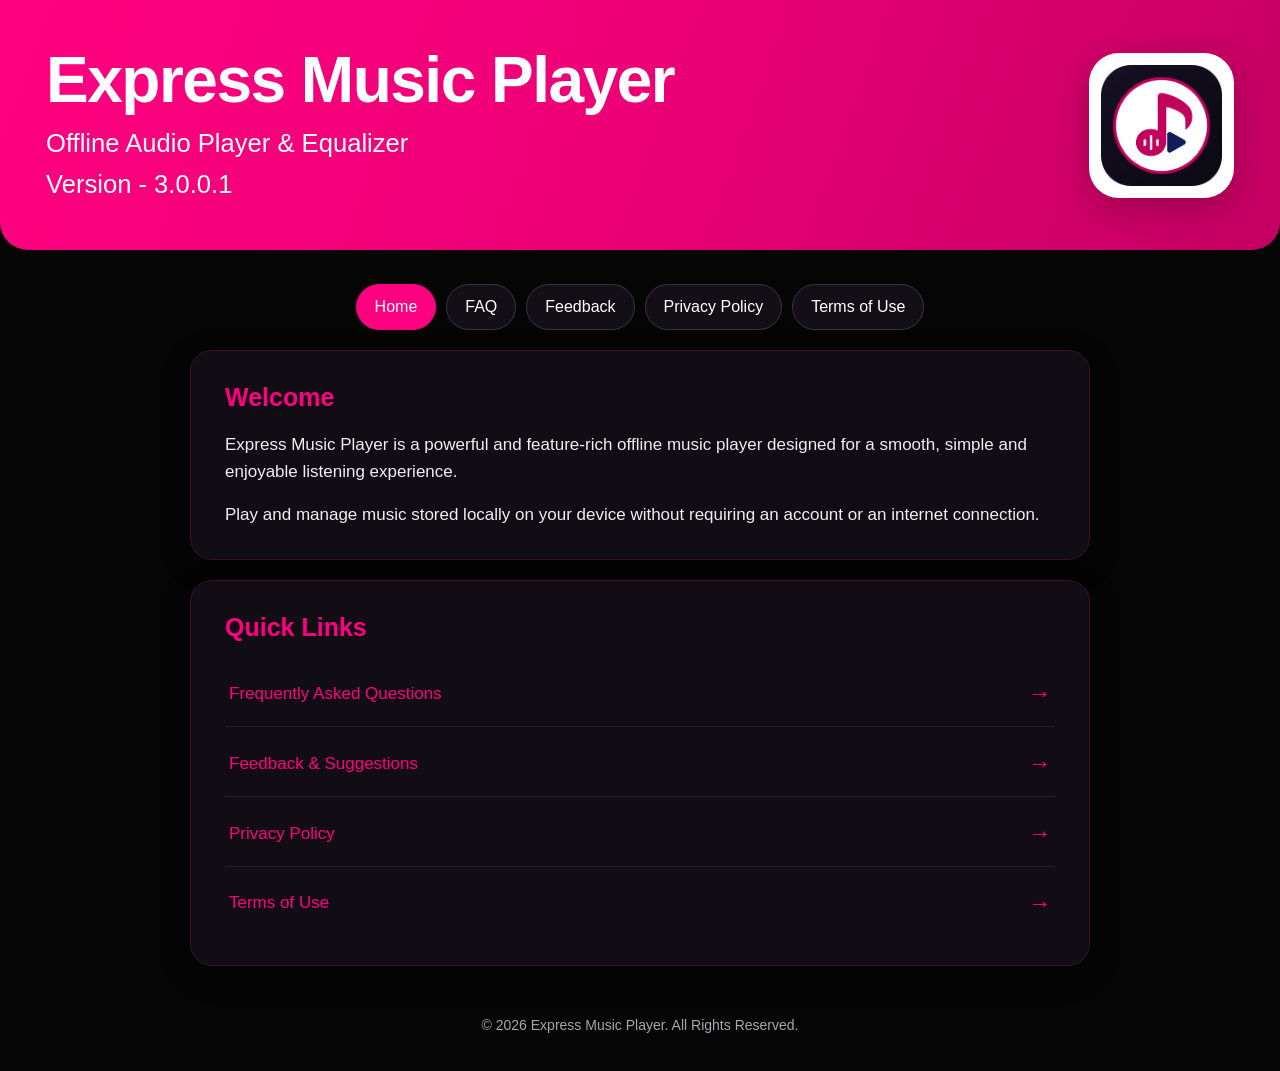
<file: index.html>
<!DOCTYPE html>
<html lang="en">
<head>
<meta charset="UTF-8">
<meta name="viewport" content="width=device-width, initial-scale=1.0">
<meta name="description" content="Express Music Player - Express Music Player">
<title>Express Music Player - Express Music Player</title>
<link rel="stylesheet" href="style.css">
</head>
<body>

<header class="hero">
  <div class="hero-content">
    <div class="hero-text">
      <h1>Express Music Player</h1>
      <p>Offline Audio Player & Equalizer</p>
	  <p>Version - 3.0.0.1</p>
    </div>
    <div class="hero-icon">
      <img src="app-icon.png" alt="Express Music Player App Icon">
    </div>
  </div>
</header>

<nav class="navigation" aria-label="Main navigation">
  <a class="active" href="index.html">Home</a>
  <a class="" href="faq.html">FAQ</a>
  <a class="" href="feedback.html">Feedback</a>
  <a class="" href="privacy-policy.html">Privacy Policy</a>
  <a class="" href="terms.html">Terms of Use</a>
</nav>

<main class="container">

  <section class="card">
    <h2>Welcome</h2>
    <p>Express Music Player is a powerful and feature-rich offline music player designed for a smooth, simple and enjoyable listening experience.</p>
    <p>Play and manage music stored locally on your device without requiring an account or an internet connection.</p>
  </section>

  <section class="card">
    <h2>Quick Links</h2>
    <div class="quick-links">
      <a href="faq.html">Frequently Asked Questions <span>→</span></a>
      <a href="feedback.html">Feedback &amp; Suggestions <span>→</span></a>
      <a href="privacy-policy.html">Privacy Policy <span>→</span></a>
      <a href="terms.html">Terms of Use <span>→</span></a>
    </div>
  </section>

</main>

<footer>© 2026 Express Music Player. All Rights Reserved.</footer>
</body>
</html>
</file>
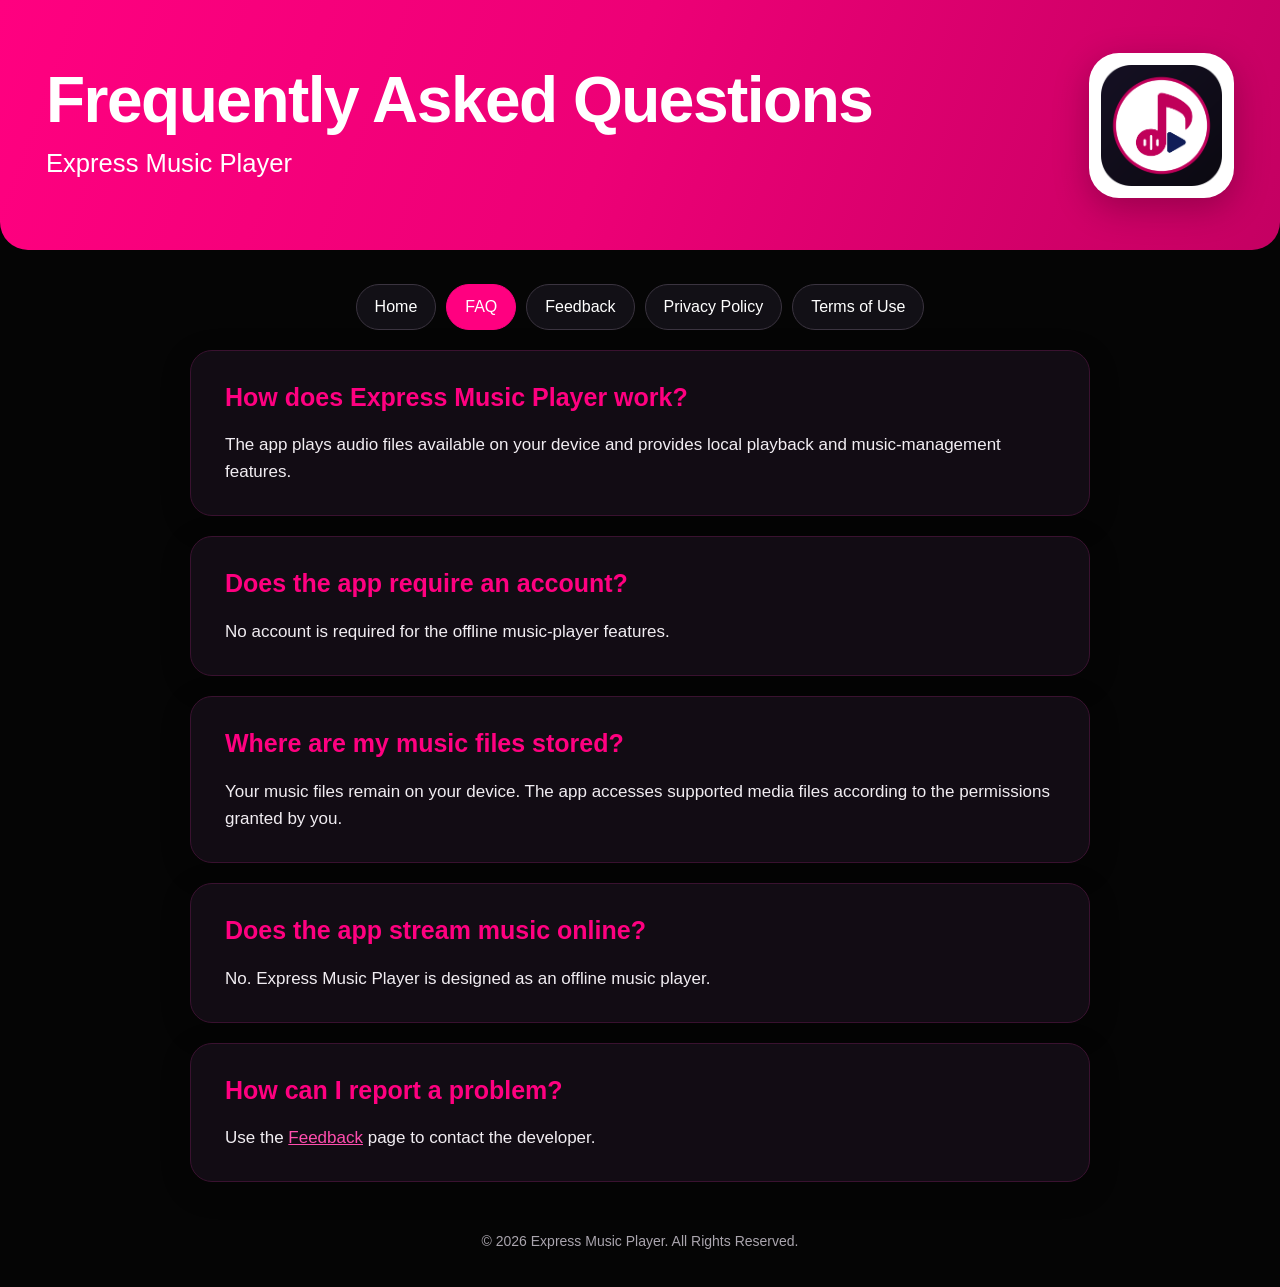
<file: faq.html>
<!DOCTYPE html>
<html lang="en">
<head>
<meta charset="UTF-8">
<meta name="viewport" content="width=device-width, initial-scale=1.0">
<meta name="description" content="Frequently Asked Questions - Express Music Player">
<title>Frequently Asked Questions - Express Music Player</title>
<link rel="stylesheet" href="style.css">
</head>
<body>

<header class="hero">
  <div class="hero-content">
    <div class="hero-text">
      <h1>Frequently Asked Questions</h1>
      <p>Express Music Player</p>
    </div>
    <div class="hero-icon">
      <img src="app-icon.png" alt="Express Music Player App Icon">
    </div>
  </div>
</header>

<nav class="navigation" aria-label="Main navigation">
  <a class="" href="index.html">Home</a>
  <a class="active" href="faq.html">FAQ</a>
  <a class="" href="feedback.html">Feedback</a>
  <a class="" href="privacy-policy.html">Privacy Policy</a>
  <a class="" href="terms.html">Terms of Use</a>
</nav>

<main class="container">

  <section class="card">
    <h2>How does Express Music Player work?</h2>
    <p>The app plays audio files available on your device and provides local playback and music-management features.</p>
  </section>
  <section class="card">
    <h2>Does the app require an account?</h2>
    <p>No account is required for the offline music-player features.</p>
  </section>
  <section class="card">
    <h2>Where are my music files stored?</h2>
    <p>Your music files remain on your device. The app accesses supported media files according to the permissions granted by you.</p>
  </section>
  <section class="card">
    <h2>Does the app stream music online?</h2>
    <p>No. Express Music Player is designed as an offline music player.</p>
  </section>
  <section class="card">
    <h2>How can I report a problem?</h2>
    <p>Use the <a href="feedback.html">Feedback</a> page to contact the developer.</p>
  </section>

</main>

<footer>© 2026 Express Music Player. All Rights Reserved.</footer>
</body>
</html>
</file>
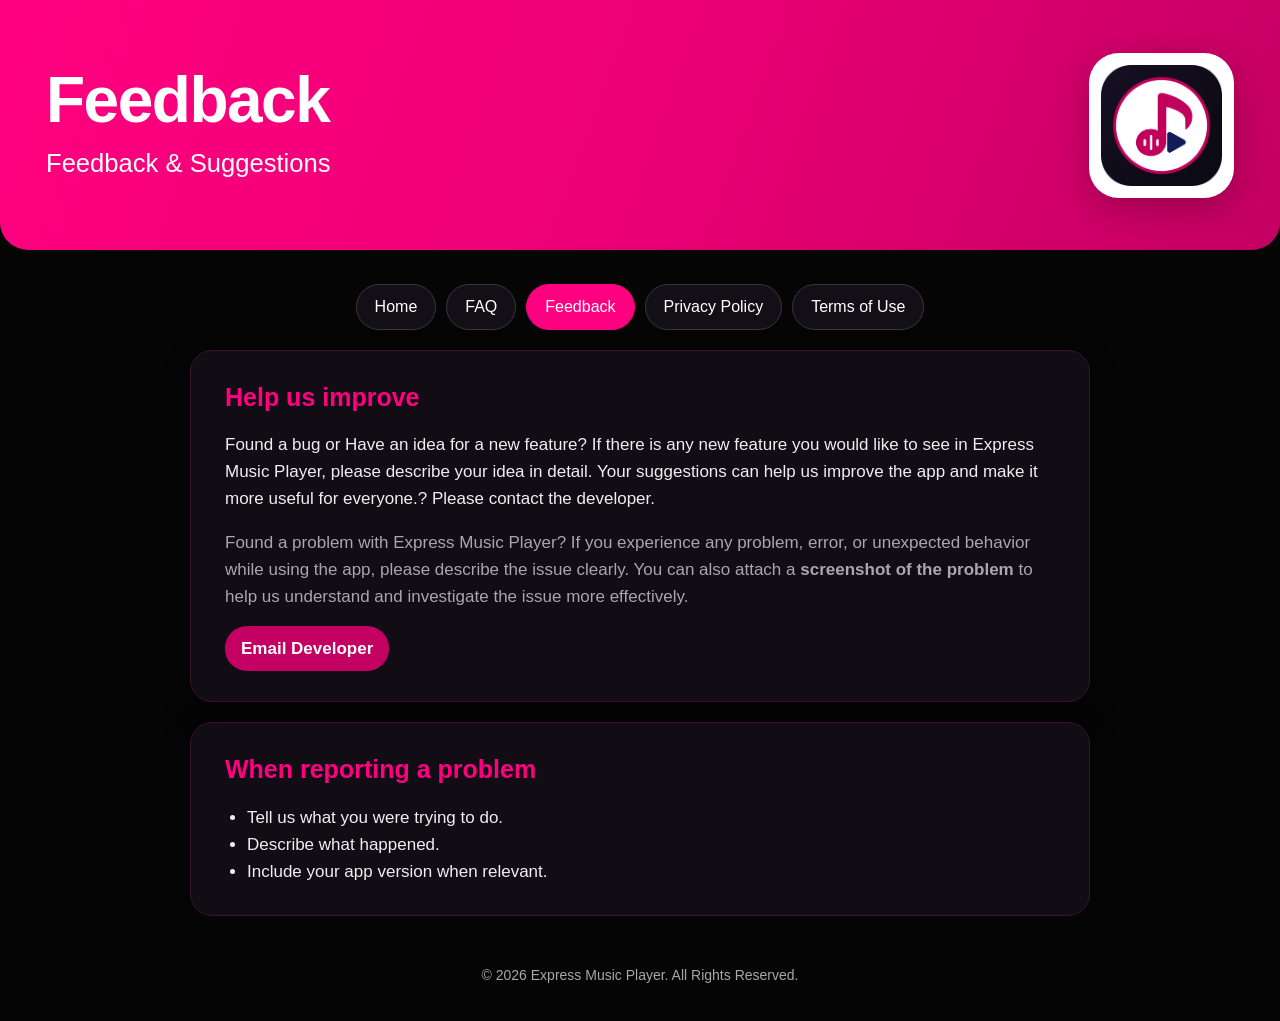
<file: feedback.html>
<!DOCTYPE html>
<html lang="en">
<head>
<meta charset="UTF-8">
<meta name="viewport" content="width=device-width, initial-scale=1.0">
<meta name="description" content="Feedback - Express Music Player">
<title>Feedback - Express Music Player</title>
<link rel="stylesheet" href="style.css">
</head>
<body>

<header class="hero">
  <div class="hero-content">
    <div class="hero-text">
      <h1>Feedback</h1>
      <p>Feedback & Suggestions</p>
    </div>
    <div class="hero-icon">
      <img src="app-icon.png" alt="Express Music Player App Icon">
    </div>
  </div>
</header>

<nav class="navigation" aria-label="Main navigation">
  <a class="" href="index.html">Home</a>
  <a class="" href="faq.html">FAQ</a>
  <a class="active" href="feedback.html">Feedback</a>
  <a class="" href="privacy-policy.html">Privacy Policy</a>
  <a class="" href="terms.html">Terms of Use</a>
</nav>

<main class="container">

  <section class="card">
    <h2>Help us improve</h2>
    <p>Found a bug or Have an idea for a new feature?
       If there is any new feature you would like to see in Express Music Player, 
	   please describe your idea in detail. Your suggestions can help us improve 
	   the app and make it more useful for everyone.? Please contact the developer.</p>
    <p class="note">Found a problem with Express Music Player? If you experience any problem, 
	error, or unexpected behavior while using the app, please describe the issue clearly. 
	You can also attach a <strong>screenshot of the problem</strong> to help us understand and investigate 
	the issue more effectively.</p>
    <p><a class="badge" href="mailto:kartick.ck2016@gmail.com">Email Developer</a></p>
  </section>
  <section class="card">
    <h2>When reporting a problem</h2>
    <ul>
      <li>Tell us what you were trying to do.</li>
      <li>Describe what happened.</li>
      <li>Include your app version when relevant.</li>
    </ul>
  </section>

</main>

<footer>© 2026 Express Music Player. All Rights Reserved.</footer>
</body>
</html>
</file>
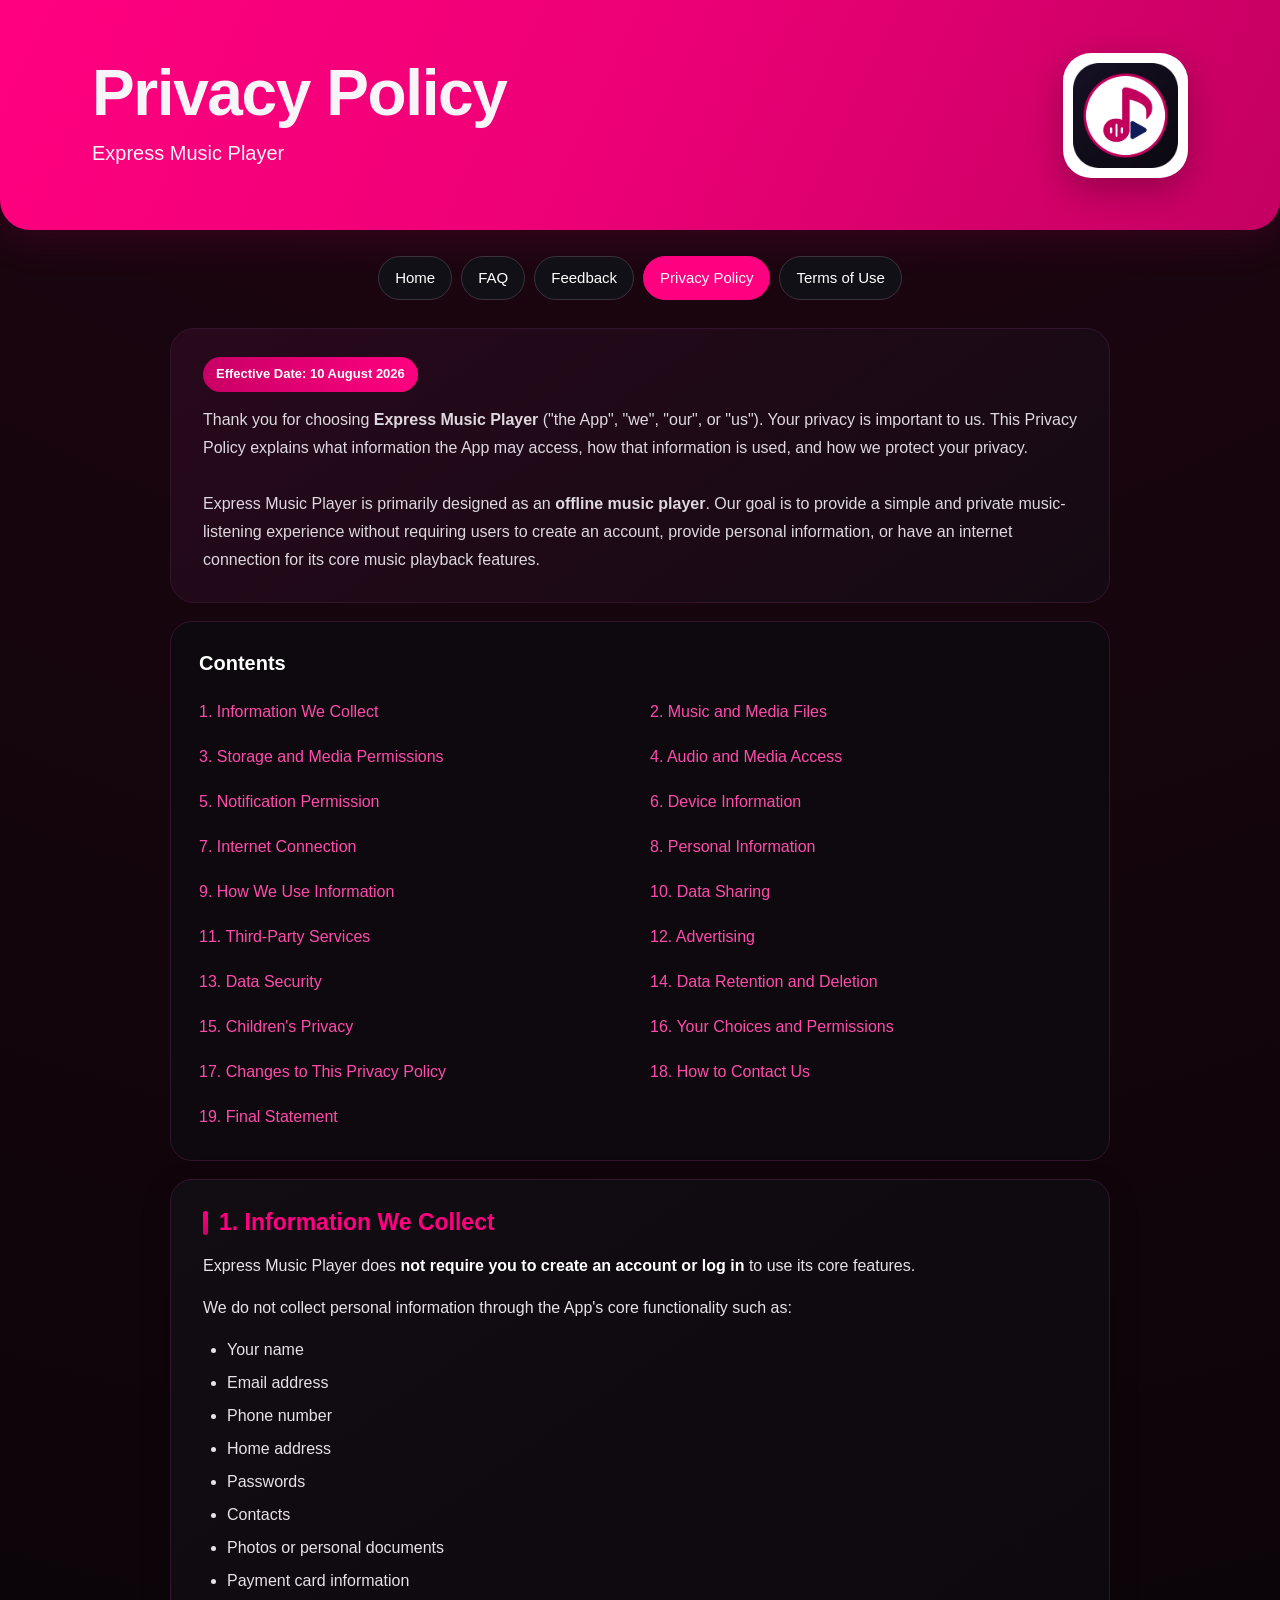
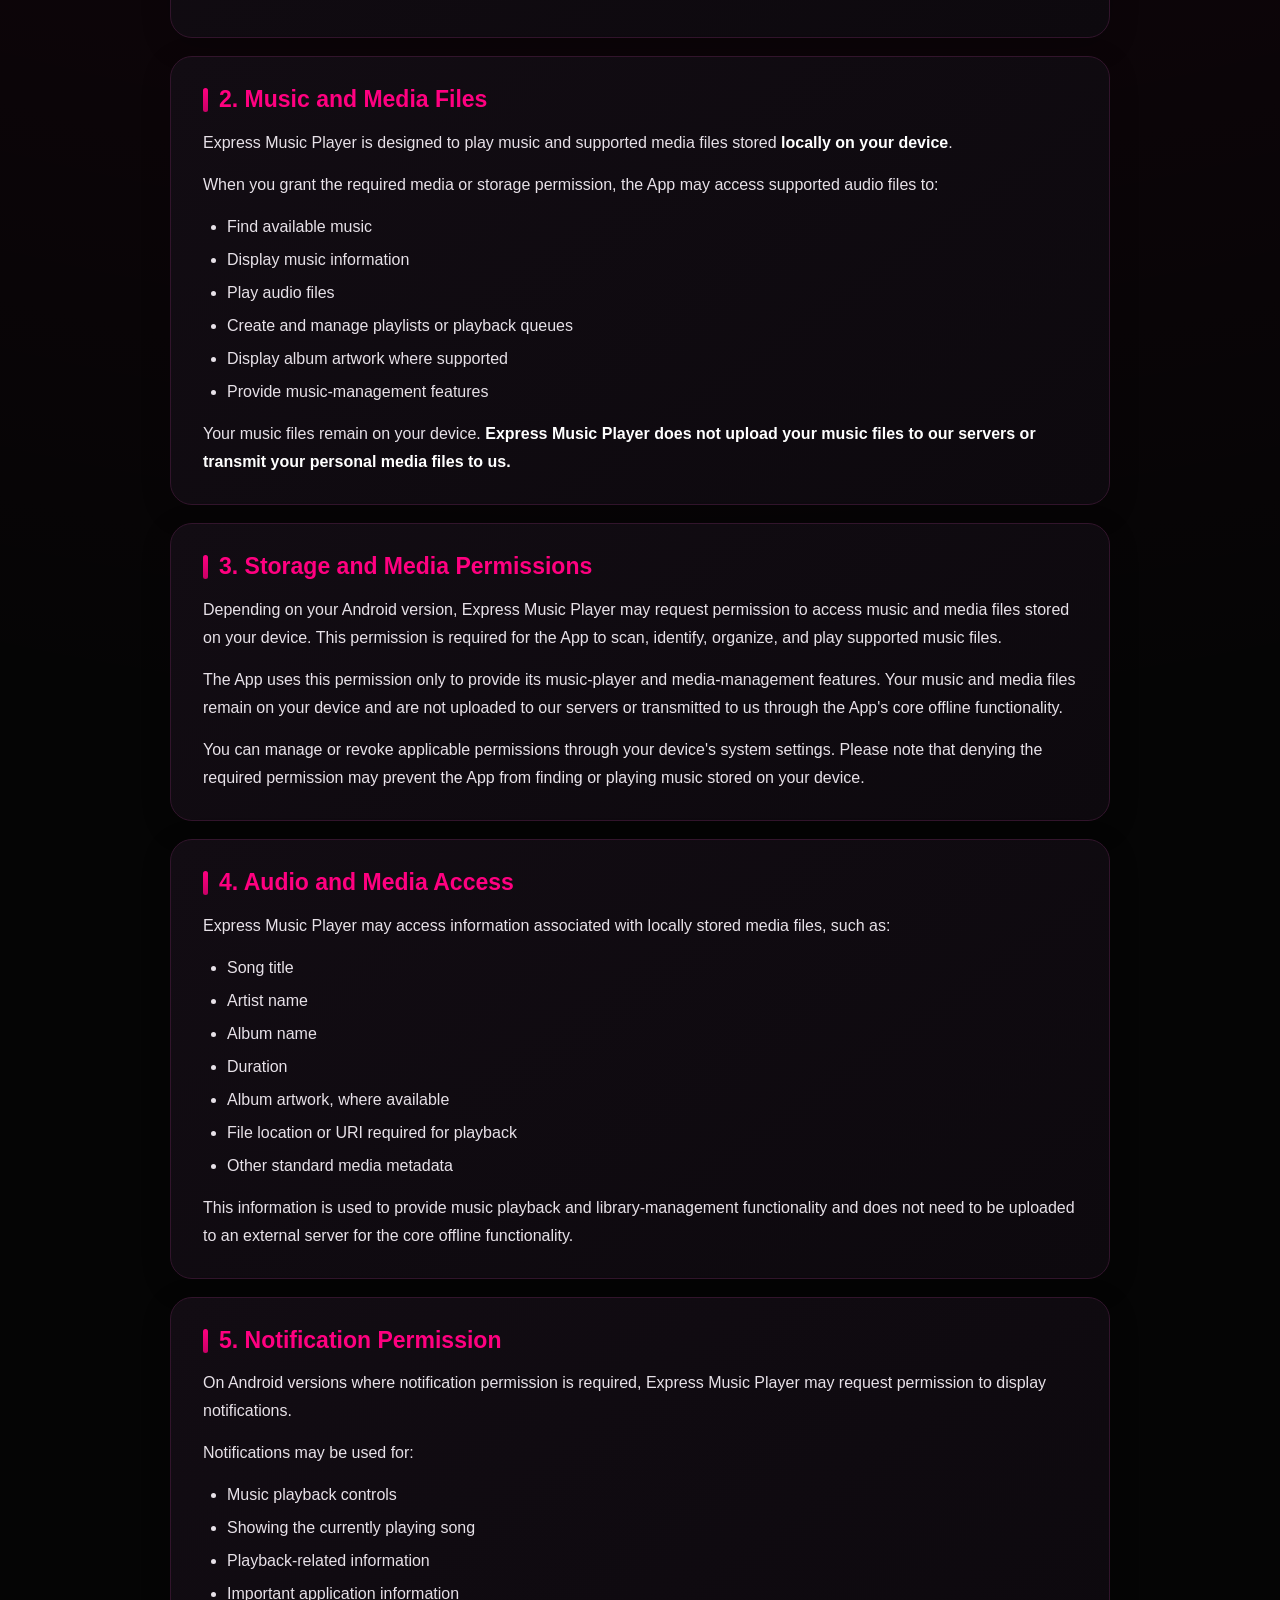
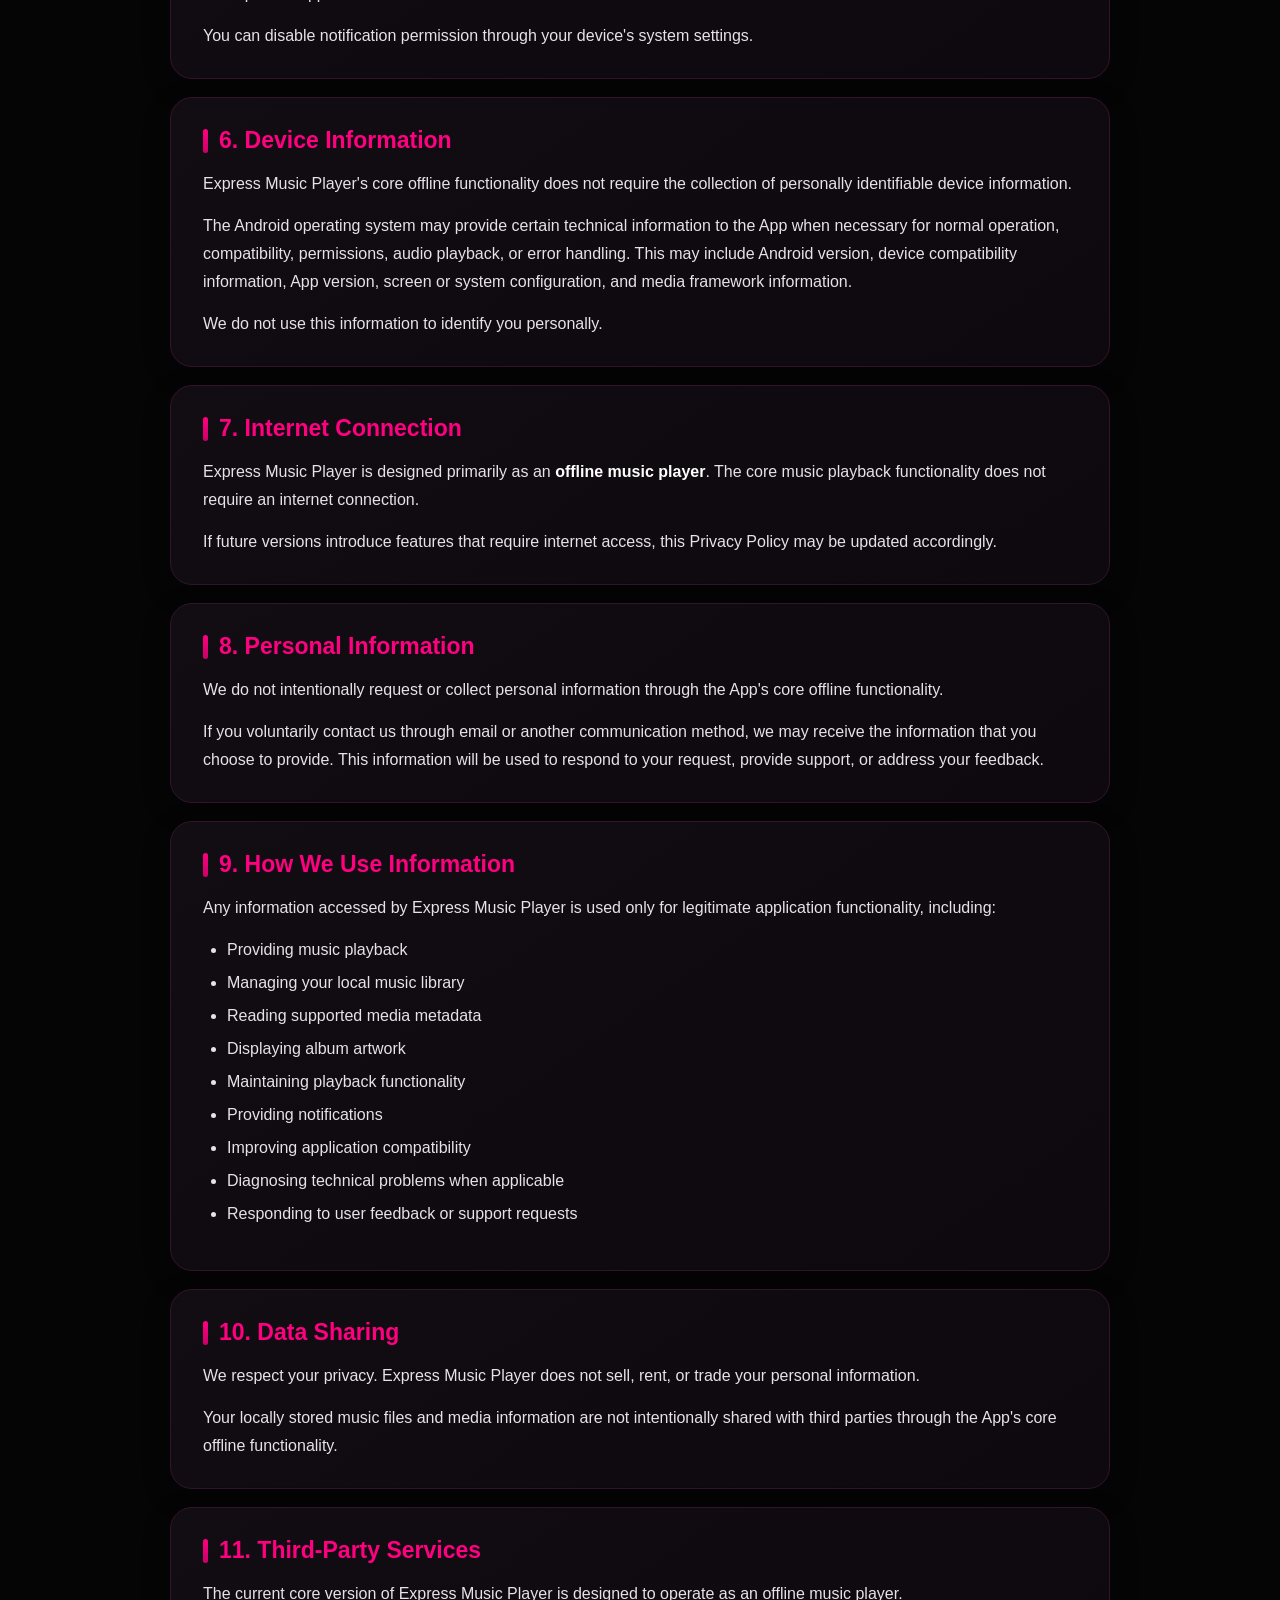
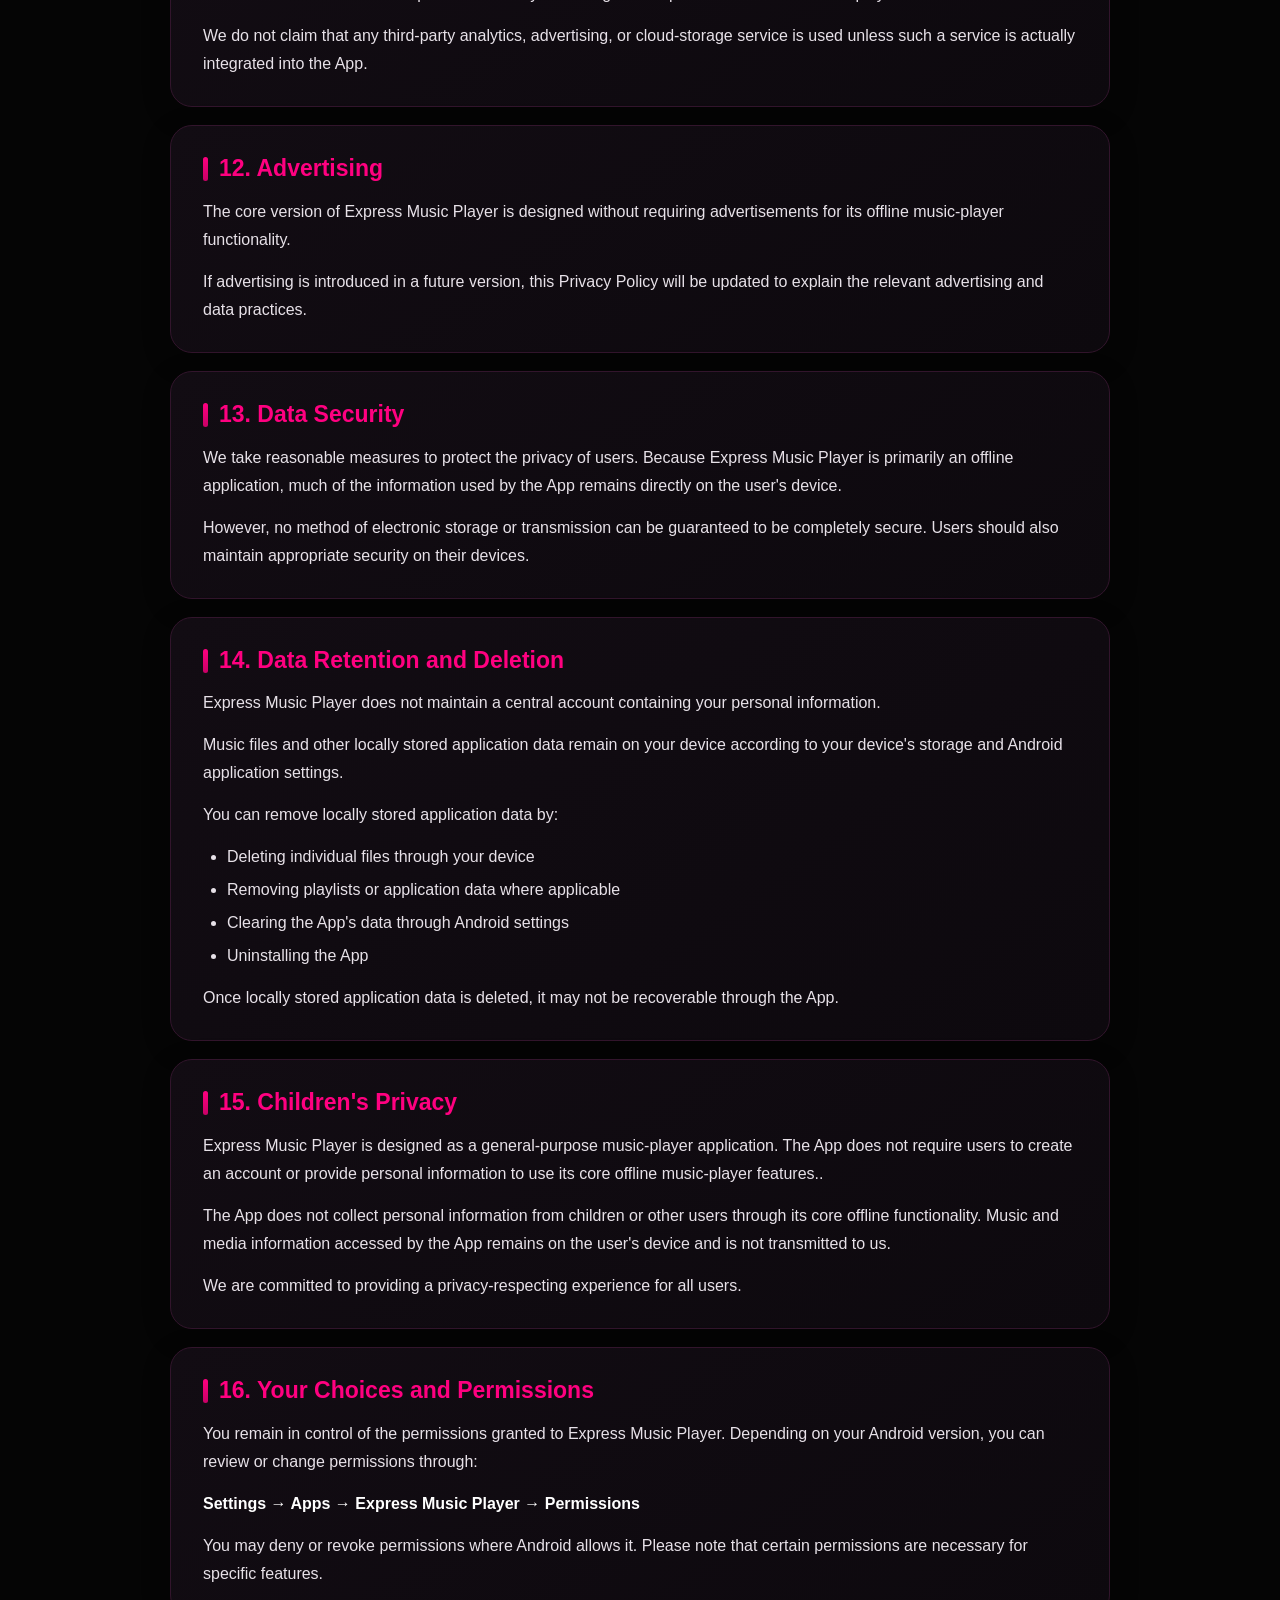
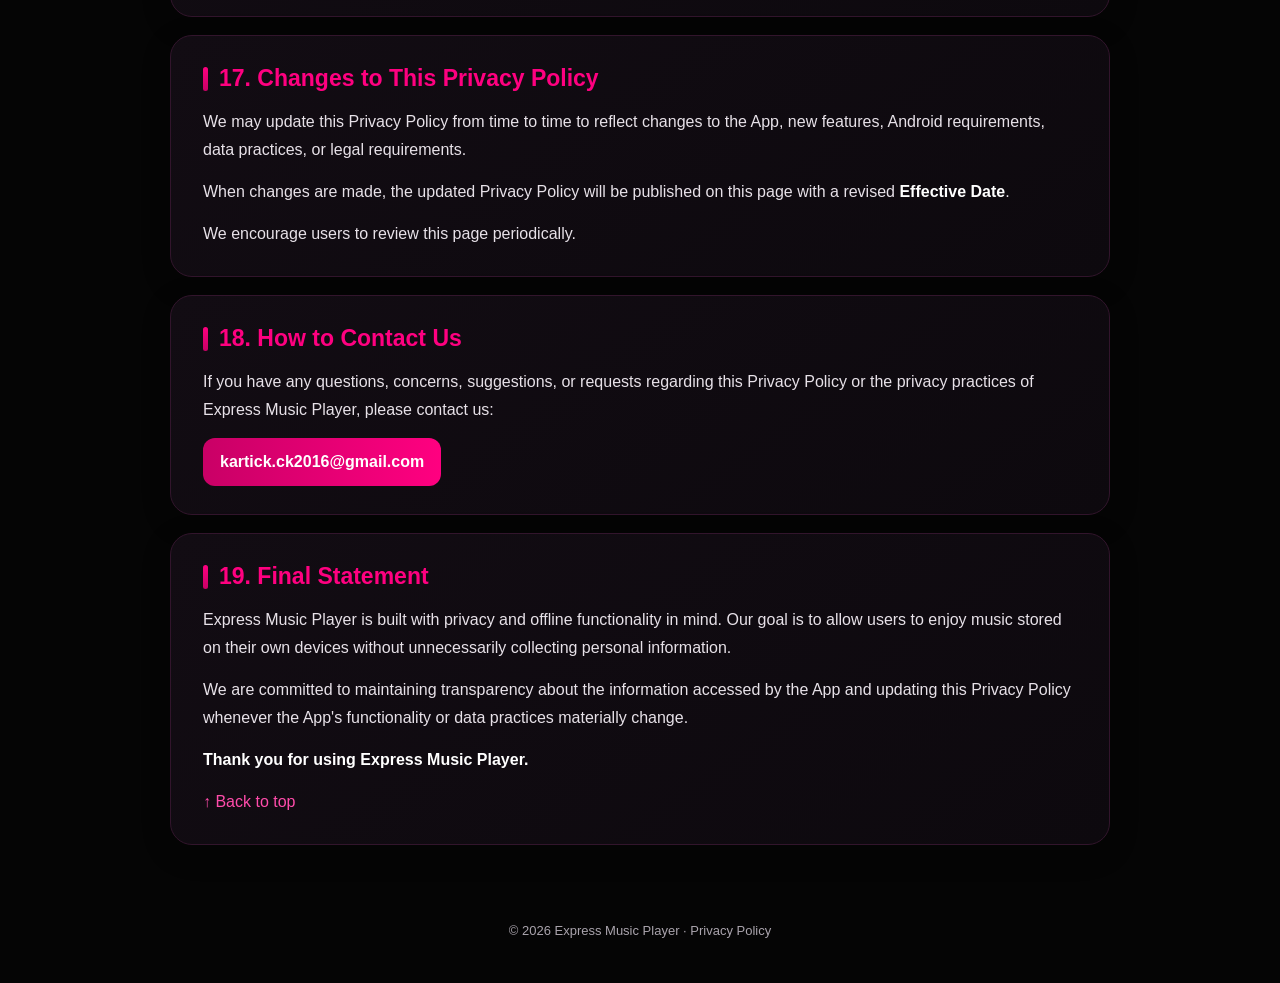
<file: privacy-policy.html>
<!DOCTYPE html>
<html lang="en">
<head>
<meta charset="UTF-8">
<meta name="viewport" content="width=device-width, initial-scale=1.0">
<meta name="description" content="Privacy Policy for Express Music Player">
<title>Privacy Policy — Express Music Player</title>

<style>
:root{
    --bg:#050505;
    --surface:#0f0a10;
    --surface-2:#151016;
    --border:#32152c;
    --pink:#ff0080;
    --pink-light:#ff4cab;
    --pink-dark:#c90066;
    --text:#f8f5f8;
    --muted:#aaa4ad;
    --soft:#ded8df;
}

*{box-sizing:border-box}

html{
    scroll-behavior:smooth;
}

body{
    margin:0;
    background:
        radial-gradient(circle at 50% -10%,rgba(255,0,128,.13),transparent 38%),
        var(--bg);
    color:var(--text);
    font-family:Arial,Helvetica,sans-serif;
    line-height:1.75;
}

/* ---------- TOP HEADER ---------- */

.hero{
    background:linear-gradient(115deg,#ff0080 0%,#ed0076 48%,#c40062 100%);
    border-radius:0 0 30px 30px;
    box-shadow:0 10px 40px rgba(255,0,128,.12);
}

.hero-inner{
    max-width:1180px;
    margin:auto;
    min-height:230px;
    padding:38px 42px;
    display:flex;
    align-items:center;
    justify-content:space-between;
    gap:30px;
}

.hero h1{
    margin:0 0 8px;
    font-size:clamp(38px,6vw,64px);
    line-height:1.08;
    letter-spacing:-1.4px;
}

.hero p{
    margin:0;
    font-size:20px;
    font-weight:500;
}

.app-icon{
    width:125px;
    height:125px;
    flex:0 0 125px;
    background:#fff;
    border-radius:28px;
    padding:10px;
    box-shadow:0 12px 35px rgba(0,0,0,.28);
    display:flex;
    align-items:center;
    justify-content:center;
}

.app-icon img{
    width:100%;
    height:100%;
    object-fit:contain;
    border-radius:20px;
}

/* ---------- NAVIGATION ---------- */

.nav{
    max-width:1180px;
    margin:26px auto 12px;
    padding:0 20px;
    display:flex;
    justify-content:center;
    flex-wrap:wrap;
    gap:9px;
}

.nav a{
    color:#fff;
    text-decoration:none;
    background:#111016;
    border:1px solid #3a333c;
    border-radius:999px;
    padding:8px 16px;
    font-size:15px;
    transition:.2s ease;
}

.nav a:hover,
.nav a.active{
    background:var(--pink);
    border-color:var(--pink);
}

/* ---------- PAGE ---------- */

.page{
    width:min(940px,calc(100% - 30px));
    margin:28px auto 50px;
}

.intro{
    background:
        linear-gradient(145deg,rgba(255,0,128,.10),rgba(255,0,128,.025)),
        var(--surface);
    border:1px solid var(--border);
    border-radius:24px;
    padding:28px 32px;
    margin-bottom:18px;
}

.intro .effective{
    display:inline-block;
    color:#fff;
    background:linear-gradient(90deg,var(--pink-dark),var(--pink));
    border-radius:999px;
    padding:6px 13px;
    font-size:13px;
    font-weight:700;
    margin-bottom:14px;
}

.intro p{
    margin:0;
    color:var(--soft);
    font-size:16px;
}

/* ---------- CONTENT CARDS ---------- */

.section{
    background:linear-gradient(145deg,#120c13,#0d090e);
    border:1px solid var(--border);
    border-radius:22px;
    padding:28px 32px;
    margin:18px 0;
    box-shadow:0 8px 30px rgba(0,0,0,.20);
}

.section h2{
    margin:0 0 14px;
    color:var(--pink);
    font-size:23px;
    line-height:1.3;
    display:flex;
    align-items:center;
    gap:11px;
}

.section h2::before{
    content:"";
    width:5px;
    height:24px;
    border-radius:5px;
    background:linear-gradient(var(--pink),var(--pink-dark));
    flex:0 0 5px;
}

.section h3{
    margin:20px 0 8px;
    color:#fff;
    font-size:18px;
}

.section p{
    margin:0 0 14px;
    color:#e7e1e8;
    font-size:16px;
}

.section p:last-child{
    margin-bottom:0;
}

.section ul{
    margin:8px 0 14px;
    padding-left:24px;
    color:#e7e1e8;
}

.section li{
    margin:5px 0;
}

.section strong{
    color:#fff;
}

.section a{
    color:var(--pink-light);
    word-break:break-word;
}

.email{
    display:inline-block;
    color:#fff!important;
    background:linear-gradient(90deg,var(--pink-dark),var(--pink));
    padding:10px 17px;
    border-radius:12px;
    text-decoration:none;
    font-weight:700;
}

/* ---------- TABLE OF CONTENTS ---------- */

.toc{
    background:#0d090e;
    border:1px solid var(--border);
    border-radius:22px;
    padding:24px 28px;
    margin-bottom:18px;
}

.toc h2{
    margin:0 0 12px;
    color:#fff;
    font-size:20px;
}

.toc-grid{
    display:grid;
    grid-template-columns:repeat(2,minmax(0,1fr));
    gap:7px 20px;
}

.toc a{
    color:var(--pink-light);
    text-decoration:none;
    padding:5px 0;
}

.toc a:hover{
    color:#fff;
}

/* ---------- FOOTER ---------- */

footer{
    text-align:center;
    color:var(--muted);
    padding:25px 20px 40px;
    font-size:13px;
}

.back-top{
    color:var(--pink-light);
    text-decoration:none;
}

/* ---------- MOBILE ---------- */

@media(max-width:650px){

    .hero-inner{
        min-height:205px;
        padding:28px 20px;
        gap:16px;
    }

    .hero h1{
        font-size:32px;
        letter-spacing:-.6px;
    }

    .hero p{
        font-size:15px;
    }

    .app-icon{
        width:82px;
        height:82px;
        flex-basis:82px;
        border-radius:20px;
        padding:7px;
    }

    .nav{
        margin-top:20px;
        padding:0 10px;
        gap:7px;
    }

    .nav a{
        padding:7px 11px;
        font-size:13px;
    }

    .page{
        width:calc(100% - 20px);
        margin-top:20px;
    }

    .intro,
    .section{
        padding:22px 19px;
        border-radius:18px;
    }

    .intro p,
    .section p,
    .section li{
        font-size:15px;
        line-height:1.7;
    }

    .section h2{
        font-size:20px;
    }

    .toc{
        padding:20px;
        border-radius:18px;
    }

    .toc-grid{
        grid-template-columns:1fr;
    }
}
</style>
</head>

<body id="top">

<header class="hero">
    <div class="hero-inner">
        <div>
            <h1>Privacy Policy</h1>
            <p>Express Music Player</p>
        </div>

        <div class="app-icon">
    <img src="app-icon.png" alt="Express Music Player">
</div>
    </div>
</header>

<nav class="nav" aria-label="Main navigation">
    <a href="index.html">Home</a>
    <a href="faq.html">FAQ</a>
    <a href="feedback.html">Feedback</a>
    <a href="privacy-policy.html" class="active">Privacy Policy</a>
    <a href="terms.html">Terms of Use</a>
</nav>

<main class="page">

    <section class="intro">
        <span class="effective">Effective Date: 10 August 2026</span>
        <p>
            Thank you for choosing <strong> Express Music Player</strong> ("the App", "we", "our", or "us"). 
			Your privacy is important to us. This Privacy Policy explains what information 
			the App may access, how that information is used, and how we protect your privacy.
        </p>
        <br>
        <p>
            Express Music Player is primarily designed as an <strong>offline music player</strong>. 
			Our goal is to provide a simple and private music-listening experience 
			without requiring users to create an account, provide personal information, 
			or have an internet connection for its core music playback features.
        </p>
    </section>

    <section class="toc">
        <h2>Contents</h2>
        <div class="toc-grid">
            <a href="#collection">1. Information We Collect</a>
            <a href="#media">2. Music and Media Files</a>
            <a href="#storage">3. Storage and Media Permissions</a>
            <a href="#audio">4. Audio and Media Access</a>
            <a href="#notification">5. Notification Permission</a>
            <a href="#device">6. Device Information</a>
            <a href="#internet">7. Internet Connection</a>
            <a href="#personal">8. Personal Information</a>
            <a href="#use">9. How We Use Information</a>
            <a href="#sharing">10. Data Sharing</a>
            <a href="#thirdparty">11. Third-Party Services</a>
            <a href="#ads">12. Advertising</a>
            <a href="#security">13. Data Security</a>
            <a href="#retention">14. Data Retention and Deletion</a>
            <a href="#children">15. Children's Privacy</a>
            <a href="#choices">16. Your Choices and Permissions</a>
            <a href="#updates">17. Changes to This Privacy Policy</a>
            <a href="#contact">18. How to Contact Us</a>
            <a href="#final">19. Final Statement</a>
        </div>
    </section>

    <section class="section" id="collection">
        <h2>1. Information We Collect</h2>
        <p>
            Express Music Player does <strong>not require you to create an account
            or log in</strong> to use its core features.
        </p>
        <p>We do not collect personal information through the App's core functionality such as:</p>
        <ul>
            <li>Your name</li>
            <li>Email address</li>
            <li>Phone number</li>
            <li>Home address</li>
            <li>Passwords</li>
            <li>Contacts</li>
            <li>Photos or personal documents</li>
            <li>Payment card information</li>
        </ul>
    </section>

    <section class="section" id="media">
        <h2>2. Music and Media Files</h2>
        <p>
            Express Music Player is designed to play music and supported media files
            stored <strong>locally on your device</strong>.
        </p>
        <p>When you grant the required media or storage permission, the App may access supported audio files to:</p>
        <ul>
            <li>Find available music</li>
            <li>Display music information</li>
            <li>Play audio files</li>
            <li>Create and manage playlists or playback queues</li>
            <li>Display album artwork where supported</li>
            <li>Provide music-management features</li>
        </ul>
        <p>
            Your music files remain on your device. <strong>Express Music Player
            does not upload your music files to our servers or transmit your
            personal media files to us.</strong>
        </p>
    </section>

    <section class="section" id="storage">
        <h2>3. Storage and Media Permissions</h2>
        <p>
            Depending on your Android version, Express Music Player 
			may request permission to access music and media files 
			stored on your device. This permission is required for 
			the App to scan, identify, organize, and play supported music files.
        </p>
        <p>The App uses this permission only to provide its music-player and 
		media-management features. Your music and media files remain on your 
		device and are not uploaded to our servers or transmitted to us through 
		the App's core offline functionality.
		</p>
        <p>
            You can manage or revoke applicable permissions through your device's 
			system settings. Please note that denying the required permission may 
			prevent the App from finding or playing music stored on your device.
        </p>
    </section>

    <section class="section" id="audio">
        <h2>4. Audio and Media Access</h2>
        <p>
            Express Music Player may access information associated with locally
            stored media files, such as:
        </p>
        <ul>
            <li>Song title</li>
            <li>Artist name</li>
            <li>Album name</li>
            <li>Duration</li>
            <li>Album artwork, where available</li>
            <li>File location or URI required for playback</li>
            <li>Other standard media metadata</li>
        </ul>
        <p>
            This information is used to provide music playback and library-management
            functionality and does not need to be uploaded to an external server for
            the core offline functionality.
        </p>
    </section>

    <section class="section" id="notification">
        <h2>5. Notification Permission</h2>
        <p>
            On Android versions where notification permission is required,
            Express Music Player may request permission to display notifications.
        </p>
        <p>Notifications may be used for:</p>
        <ul>
            <li>Music playback controls</li>
            <li>Showing the currently playing song</li>
            <li>Playback-related information</li>
            <li>Important application information</li>
        </ul>
        <p>
            You can disable notification permission through your device's system settings.
        </p>
    </section>

    <section class="section" id="device">
        <h2>6. Device Information</h2>
        <p>
            Express Music Player's core offline functionality does not require the
            collection of personally identifiable device information.
        </p>
        <p>
            The Android operating system may provide certain technical information
            to the App when necessary for normal operation, compatibility,
            permissions, audio playback, or error handling. This may include Android
            version, device compatibility information, App version, screen or system
            configuration, and media framework information.
        </p>
        <p>We do not use this information to identify you personally.</p>
    </section>

    <section class="section" id="internet">
        <h2>7. Internet Connection</h2>
        <p>
            Express Music Player is designed primarily as an <strong>offline music
            player</strong>. The core music playback functionality does not require
            an internet connection.
        </p>
        <p>
            If future versions introduce features that require internet access,
            this Privacy Policy may be updated accordingly.
        </p>
    </section>

    <section class="section" id="personal">
        <h2>8. Personal Information</h2>
        <p>
            We do not intentionally request or collect personal information through
            the App's core offline functionality.
        </p>
        <p>
            If you voluntarily contact us through email or another communication
            method, we may receive the information that you choose to provide.
            This information will be used to respond to your request, provide
            support, or address your feedback.
        </p>
    </section>

    <section class="section" id="use">
        <h2>9. How We Use Information</h2>
        <p>Any information accessed by Express Music Player is used only for legitimate application functionality, including:</p>
        <ul>
            <li>Providing music playback</li>
            <li>Managing your local music library</li>
            <li>Reading supported media metadata</li>
            <li>Displaying album artwork</li>
            <li>Maintaining playback functionality</li>
            <li>Providing notifications</li>
            <li>Improving application compatibility</li>
            <li>Diagnosing technical problems when applicable</li>
            <li>Responding to user feedback or support requests</li>
        </ul>
    </section>

    <section class="section" id="sharing">
        <h2>10. Data Sharing</h2>
        <p>
            We respect your privacy. Express Music Player does not sell, rent, or
            trade your personal information.
        </p>
        <p>
            Your locally stored music files and media information are not
            intentionally shared with third parties through the App's core
            offline functionality.
        </p>
    </section>

    <section class="section" id="thirdparty">
        <h2>11. Third-Party Services</h2>
        <p>
            The current core version of Express Music Player is designed to operate
            as an offline music player.
        </p>
        <p>
            We do not claim that any third-party analytics, advertising, or
            cloud-storage service is used unless such a service is actually
            integrated into the App.
        </p>
    </section>

    <section class="section" id="ads">
        <h2>12. Advertising</h2>
        <p>
            The core version of Express Music Player is designed without requiring
            advertisements for its offline music-player functionality.
        </p>
        <p>
            If advertising is introduced in a future version, this Privacy Policy
            will be updated to explain the relevant advertising and data practices.
        </p>
    </section>

    <section class="section" id="security">
        <h2>13. Data Security</h2>
        <p>
            We take reasonable measures to protect the privacy of users.
            Because Express Music Player is primarily an offline application,
            much of the information used by the App remains directly on the
            user's device.
        </p>
        <p>
            However, no method of electronic storage or transmission can be
            guaranteed to be completely secure. Users should also maintain
            appropriate security on their devices.
        </p>
    </section>

    <section class="section" id="retention">
        <h2>14. Data Retention and Deletion</h2>
        <p>
            Express Music Player does not maintain a central account containing
            your personal information.
        </p>
        <p>
            Music files and other locally stored application data remain on your
            device according to your device's storage and Android application settings.
        </p>
        <p>You can remove locally stored application data by:</p>
        <ul>
            <li>Deleting individual files through your device</li>
            <li>Removing playlists or application data where applicable</li>
            <li>Clearing the App's data through Android settings</li>
            <li>Uninstalling the App</li>
        </ul>
        <p>
            Once locally stored application data is deleted, it may not be
            recoverable through the App.
        </p>
    </section>

    <section class="section" id="children">
        <h2>15. Children's Privacy</h2>
        <p>
            Express Music Player is designed as a general-purpose music-player application. 
			The App does not require users to create an account or provide personal information 
			to use its core offline music-player features..
        </p>
        <p>
            The App does not collect personal information from children or other users through 
			its core offline functionality. Music and media information accessed by the App 
			remains on the user's device and is not transmitted to us.
        </p>
		<p>
		We are committed to providing a privacy-respecting experience for all users.
		</p>
    </section>

    <section class="section" id="choices">
        <h2>16. Your Choices and Permissions</h2>
        <p>
            You remain in control of the permissions granted to Express Music Player.
            Depending on your Android version, you can review or change permissions
            through:
        </p>
        <p><strong>Settings → Apps → Express Music Player → Permissions</strong></p>
        <p>
            You may deny or revoke permissions where Android allows it. Please note
            that certain permissions are necessary for specific features.
        </p>
    </section>

    <section class="section" id="updates">
        <h2>17. Changes to This Privacy Policy</h2>
        <p>
            We may update this Privacy Policy from time to time to reflect changes
            to the App, new features, Android requirements, data practices, or
            legal requirements.
        </p>
        <p>
            When changes are made, the updated Privacy Policy will be published on
            this page with a revised <strong>Effective Date</strong>.
        </p>
        <p>
            We encourage users to review this page periodically.
        </p>
    </section>

    <section class="section" id="contact">
        <h2>18. How to Contact Us</h2>
        <p>
            If you have any questions, concerns, suggestions, or requests regarding
            this Privacy Policy or the privacy practices of Express Music Player,
            please contact us:
        </p>
        <p>
            <a class="email" href="mailto:kartick.ck2016@gmail.com">
                kartick.ck2016@gmail.com
            </a>
        </p>
    </section>

    <section class="section" id="final">
        <h2>19. Final Statement</h2>
        <p>
            Express Music Player is built with privacy and offline functionality
            in mind. Our goal is to allow users to enjoy music stored on their own
            devices without unnecessarily collecting personal information.
        </p>
        <p>
            We are committed to maintaining transparency about the information
            accessed by the App and updating this Privacy Policy whenever the
            App's functionality or data practices materially change.
        </p>
        <p><strong>Thank you for using Express Music Player.</strong></p>
        <p><a class="back-top" href="#top">↑ Back to top</a></p>
    </section>

</main>

<footer>
    © 2026 Express Music Player · Privacy Policy
</footer>

</body>
</html>
</file>
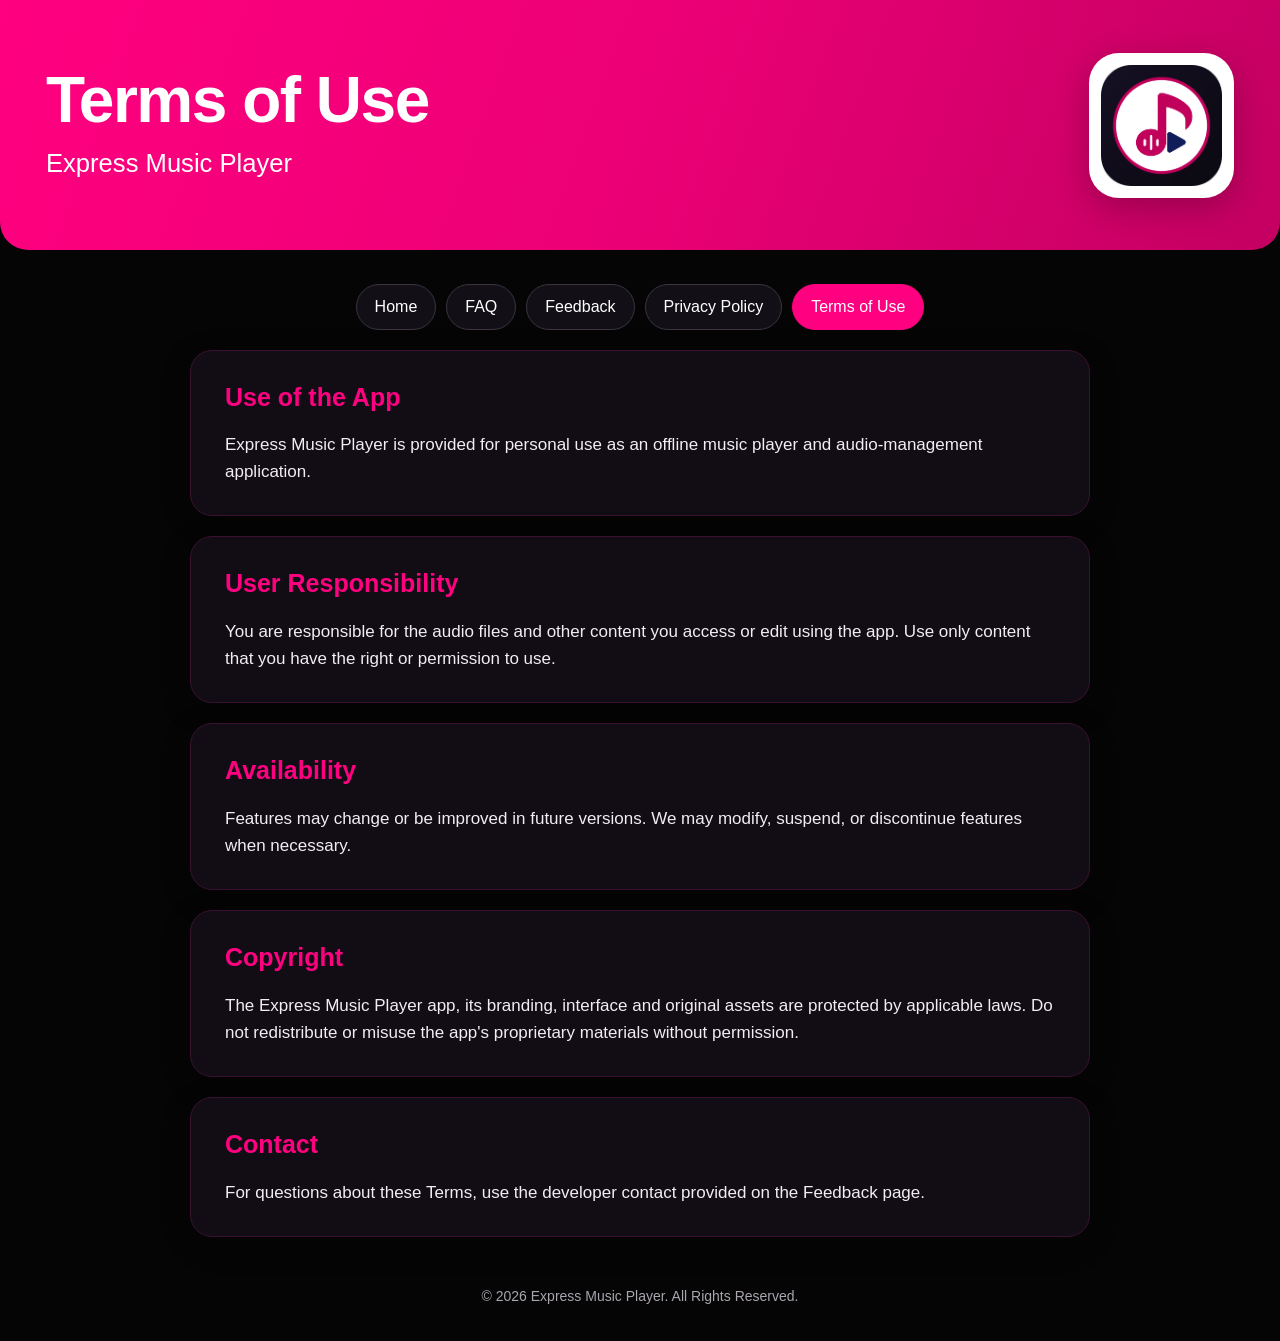
<file: terms.html>
<!DOCTYPE html>
<html lang="en">
<head>
<meta charset="UTF-8">
<meta name="viewport" content="width=device-width, initial-scale=1.0">
<meta name="description" content="Terms of Use - Express Music Player">
<title>Terms of Use - Express Music Player</title>
<link rel="stylesheet" href="style.css">
</head>
<body>

<header class="hero">
  <div class="hero-content">
    <div class="hero-text">
      <h1>Terms of Use</h1>
      <p>Express Music Player</p>
    </div>
    <div class="hero-icon">
      <img src="app-icon.png" alt="Express Music Player App Icon">
    </div>
  </div>
</header>

<nav class="navigation" aria-label="Main navigation">
  <a class="" href="index.html">Home</a>
  <a class="" href="faq.html">FAQ</a>
  <a class="" href="feedback.html">Feedback</a>
  <a class="" href="privacy-policy.html">Privacy Policy</a>
  <a class="active" href="terms.html">Terms of Use</a>
</nav>

<main class="container">

  <section class="card">
    <h2>Use of the App</h2>
    <p>Express Music Player is provided for personal use as an offline music player and audio-management application.</p>
  </section>
  <section class="card">
    <h2>User Responsibility</h2>
    <p>You are responsible for the audio files and other content you access or edit using the app. Use only content that you have the right or permission to use.</p>
  </section>
  <section class="card">
    <h2>Availability</h2>
    <p>Features may change or be improved in future versions. We may modify, suspend, or discontinue features when necessary.</p>
  </section>
  <section class="card">
    <h2>Copyright</h2>
    <p>The Express Music Player app, its branding, interface and original assets are protected by applicable laws. Do not redistribute or misuse the app's proprietary materials without permission.</p>
  </section>
  <section class="card">
    <h2>Contact</h2>
    <p>For questions about these Terms, use the developer contact provided on the Feedback page.</p>
  </section>

</main>

<footer>© 2026 Express Music Player. All Rights Reserved.</footer>
</body>
</html>
</file>
<file: style.css>
/* Express Music Player - Unified GitHub Pages Theme */
:root{
  --bg:#050505;
  --card:#120c14;
  --border:#3a1230;
  --pink:#ff0080;
  --pink2:#c40062;
  --text:#fff;
  --muted:#aaa5ae;
}
*{box-sizing:border-box}
html{scroll-behavior:smooth}
body{
  margin:0;
  min-height:100vh;
  background:var(--bg);
  color:var(--text);
  font-family:Arial,Helvetica,sans-serif;
  line-height:1.6;
}
.hero{
  width:100%;
  background:linear-gradient(110deg,#ff0080 0%,#ed0076 48%,#c40062 100%);
  border-radius:0 0 28px 28px;
  overflow:hidden;
}
.hero-content{
  min-height:250px;
  max-width:1450px;
  margin:auto;
  padding:38px 46px;
  display:flex;
  align-items:center;
  justify-content:space-between;
  gap:40px;
}
.hero-text{flex:1}
.hero-text h1{
  margin:0 0 8px;
  font-size:clamp(42px,5vw,72px);
  line-height:1.08;
  font-weight:800;
  letter-spacing:-1.5px;
}
.hero-text p{
  margin:0;
  font-size:clamp(19px,2vw,27px);
  font-weight:500;
}
.hero-icon{
  width:145px;
  height:145px;
  flex:0 0 145px;
  border-radius:30px;
  background:#fff;
  padding:12px;
  display:flex;
  align-items:center;
  justify-content:center;
  box-shadow:0 10px 35px rgba(0,0,0,.25);
}
.hero-icon img{
  width:100%;
  height:100%;
  object-fit:contain;
  border-radius:20px;
}
.navigation{
  max-width:1450px;
  margin:34px auto 20px;
  padding:0 28px;
  display:flex;
  justify-content:center;
  align-items:center;
  flex-wrap:wrap;
  gap:10px;
}
.navigation a{
  color:#fff;
  text-decoration:none;
  background:#121016;
  border:1px solid #3b3440;
  border-radius:999px;
  padding:9px 18px;
  font-size:16px;
  transition:.2s;
}
.navigation a:hover,
.navigation a.active{
  background:var(--pink);
  border-color:var(--pink);
}
.container{
  width:min(900px,calc(100% - 40px));
  margin:auto;
}
.card{
  background:var(--card);
  border:1px solid var(--border);
  border-radius:22px;
  padding:30px 34px;
  margin:20px 0;
  box-shadow:0 8px 30px rgba(0,0,0,.22);
}
.card h2{
  margin:0 0 18px;
  color:var(--pink);
  font-size:25px;
  line-height:1.3;
}
.card p{
  margin:0 0 16px;
  color:#f1edf2;
  font-size:17px;
}
.card p:last-child{margin-bottom:0}
.card a{
  color:#ff4eae;
}
.card ul{
  margin:0;
  padding-left:22px;
  color:#f1edf2;
  font-size:17px;
}
.quick-links{
  display:grid;
  gap:4px;
}
.quick-links a{
  display:flex;
  justify-content:space-between;
  align-items:center;
  padding:14px 4px;
  color:var(--pink);
  text-decoration:none;
  border-bottom:1px solid #28212b;
  font-size:17px;
}
.quick-links a:last-child{border-bottom:0}
.quick-links a:hover{color:#ff5eae}
.quick-links span{font-size:23px}
.badge{
  display:inline-block;
  color:#fff!important;
  background:var(--pink2);
  padding:9px 16px;
  border-radius:22px;
  text-decoration:none;
  font-weight:600;
}
.note{color:var(--muted)!important}
footer{
  text-align:center;
  color:var(--muted);
  font-size:14px;
  padding:28px 20px 34px;
}
@media(max-width:650px){
  .hero-content{min-height:230px;padding:28px 22px;gap:18px}
  .hero-text h1{font-size:34px;letter-spacing:-.7px}
  .hero-text p{font-size:16px}
  .hero-icon{width:92px;height:92px;flex-basis:92px;border-radius:21px;padding:8px}
  .hero-icon img{border-radius:14px}
  .navigation{margin-top:24px;padding:0 14px;gap:7px}
  .navigation a{padding:7px 12px;font-size:14px}
  .container{width:calc(100% - 24px)}
  .card{padding:24px 21px;border-radius:18px}
  .card h2{font-size:22px}
  .card p,.card ul,.quick-links a{font-size:15px}
}
@media(max-width:430px){
  .hero-text h1{font-size:29px}
  .hero-icon{width:78px;height:78px;flex-basis:78px}
}
</file>
